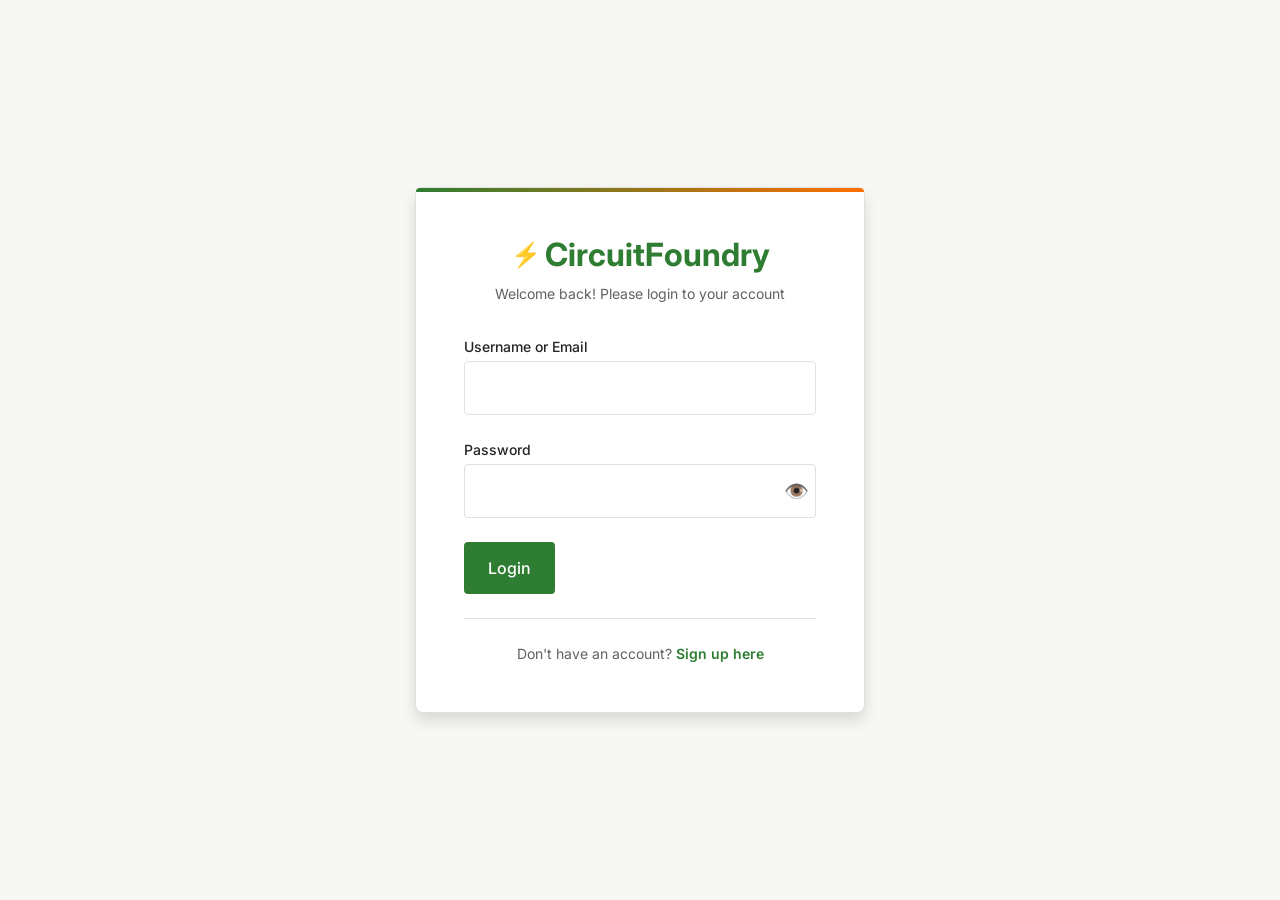
<file: login.html>
<!DOCTYPE html>
<html lang="en">
<head>
    <meta charset="UTF-8">
    <meta name="viewport" content="width=device-width, initial-scale=1.0">
    <title>Login - CircuitFoundry</title>
    <link rel="stylesheet" href="css/style.css">
    <link rel="stylesheet" href="css/responsive.css">
    <link rel="stylesheet" href="css/auth.css">
    <link rel="stylesheet" href="css/animations.css">
    <link rel="preconnect" href="https://fonts.googleapis.com">
    <link rel="preconnect" href="https://fonts.gstatic.com" crossorigin>
    <link href="https://fonts.googleapis.com/css2?family=Inter:wght@300;400;500;600&display=swap" rel="stylesheet">
</head>
<body>
    <div class="auth-container">
        <div class="auth-wrapper">
            <div class="auth-header">
                <h1 class="auth-logo">CircuitFoundry</h1>
                <p class="auth-subtitle">Welcome back! Please login to your account</p>
            </div>
            
            <form class="auth-form" id="login-form">
                <div class="form-group">
                    <label for="login-username" class="form-label">Username or Email</label>
                    <input type="text" id="login-username" name="login-username" class="form-input" required>
                    <span class="error-message" id="login-username-error"></span>
                </div>
                
                <div class="form-group">
                    <label for="login-password" class="form-label">Password</label>
                    <div class="password-input-wrapper">
                        <input type="password" id="login-password" name="login-password" class="form-input" required>
                        <button type="button" class="password-toggle" id="login-password-toggle">
                            <span class="toggle-icon">👁️</span>
                        </button>
                    </div>
                    <span class="error-message" id="login-password-error"></span>
                </div>
                
                <button type="submit" class="btn btn-primary btn-large" id="login-btn">Login</button>
            </form>
            
            <div class="auth-footer">
                <p class="auth-footer-text">Don't have an account? <a href="signup.html" class="auth-link">Sign up here</a></p>
            </div>
        </div>
    </div>
    
    <script src="js/auth.js"></script>
</body>
</html>
</file>
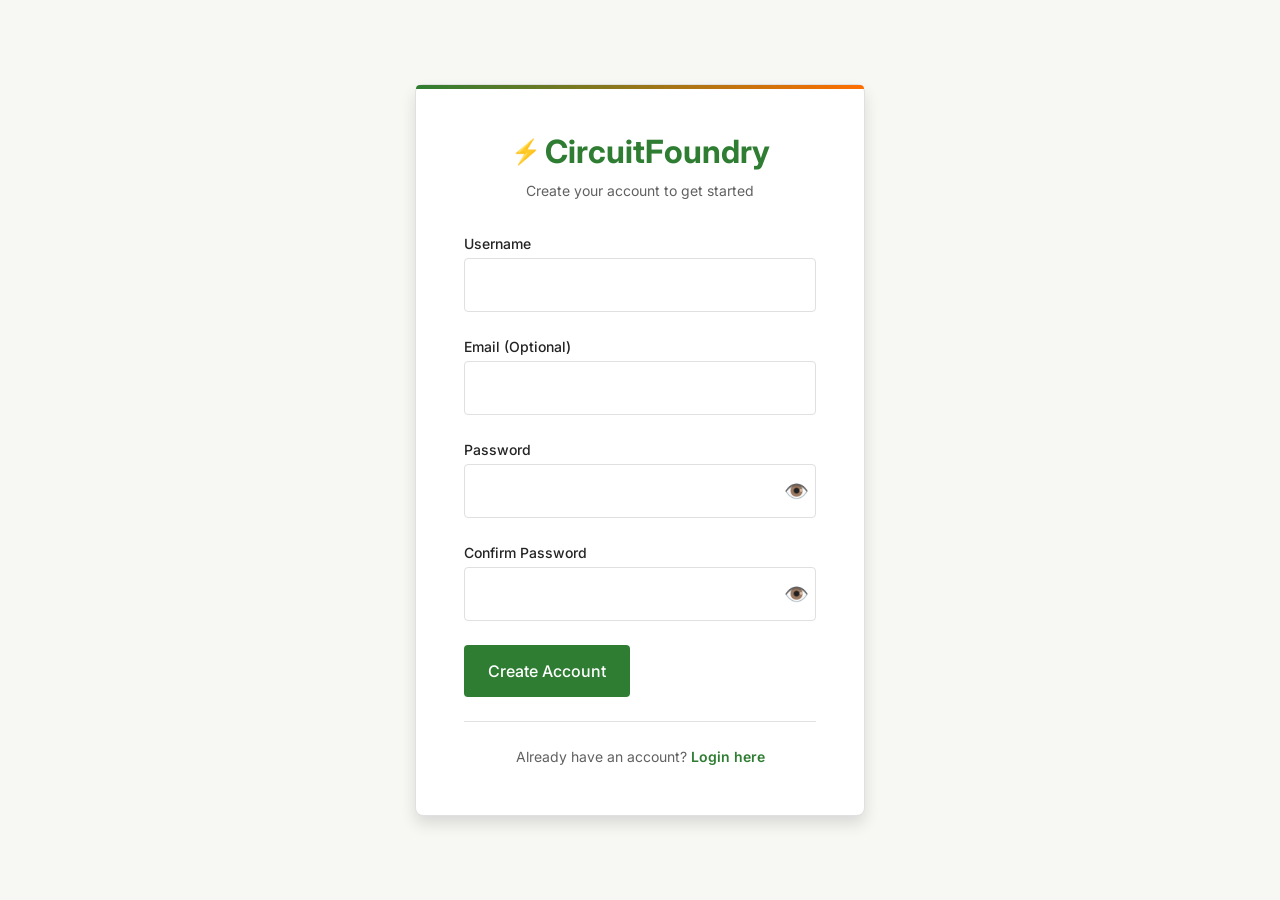
<file: signup.html>
<!DOCTYPE html>
<html lang="en">
<head>
    <meta charset="UTF-8">
    <meta name="viewport" content="width=device-width, initial-scale=1.0">
    <title>Sign Up - CircuitFoundry</title>
    <link rel="stylesheet" href="css/style.css">
    <link rel="stylesheet" href="css/responsive.css">
    <link rel="stylesheet" href="css/auth.css">
    <link rel="stylesheet" href="css/animations.css">
    <link rel="preconnect" href="https://fonts.googleapis.com">
    <link rel="preconnect" href="https://fonts.gstatic.com" crossorigin>
    <link href="https://fonts.googleapis.com/css2?family=Inter:wght@300;400;500;600&display=swap" rel="stylesheet">
</head>
<body>
    <div class="auth-container">
        <div class="auth-wrapper">
            <div class="auth-header">
                <h1 class="auth-logo">CircuitFoundry</h1>
                <p class="auth-subtitle">Create your account to get started</p>
            </div>
            
            <form class="auth-form" id="signup-form">
                <div class="form-group">
                    <label for="username" class="form-label">Username</label>
                    <input type="text" id="username" name="username" class="form-input" required>
                    <span class="error-message" id="username-error"></span>
                </div>
                
                <div class="form-group">
                    <label for="email" class="form-label">Email (Optional)</label>
                    <input type="email" id="email" name="email" class="form-input">
                    <span class="error-message" id="email-error"></span>
                </div>
                
                <div class="form-group">
                    <label for="password" class="form-label">Password</label>
                    <div class="password-input-wrapper">
                        <input type="password" id="password" name="password" class="form-input" required>
                        <button type="button" class="password-toggle" id="password-toggle">
                            <span class="toggle-icon">👁️</span>
                        </button>
                    </div>
                    <span class="error-message" id="password-error"></span>
                </div>
                
                <div class="form-group">
                    <label for="confirm-password" class="form-label">Confirm Password</label>
                    <div class="password-input-wrapper">
                        <input type="password" id="confirm-password" name="confirm-password" class="form-input" required>
                        <button type="button" class="password-toggle" id="confirm-password-toggle">
                            <span class="toggle-icon">👁️</span>
                        </button>
                    </div>
                    <span class="error-message" id="confirm-password-error"></span>
                </div>
                
                <button type="submit" class="btn btn-primary btn-large" id="signup-btn">Create Account</button>
            </form>
            
            <div class="auth-footer">
                <p class="auth-footer-text">Already have an account? <a href="login.html" class="auth-link">Login here</a></p>
            </div>
        </div>
    </div>
    
    <script src="js/auth.js"></script>
</body>
</html>
</file>
<file: css/style.css>
/* CircuitFoundry CSS - Main Stylesheet */
:root {
    --primary-color: #2e7d32;
    --primary-dark: #1b5e20;
    --primary-light: #4caf50;
    --secondary-color: #757575;
    --secondary-dark: #424242;
    --accent-color: #ff6f00;
    --accent-light: #ff9e40;
    --background: #f7f7f4;
    --surface: #ffffff;
    --text-primary: #242424;
    --text-secondary: #616161;
    --border: #e0e0e0;
    --error: #d32f2f;
    --success: #388e3c;
    --warning: #f9a825;
    --info: #1976d2;
    --shadow-sm: 0 1px 3px rgba(0, 0, 0, 0.12);
    --shadow-md: 0 4px 6px rgba(0, 0, 0, 0.12);
    --shadow-lg: 0 8px 15px rgba(0, 0, 0, 0.12);
    --border-radius: 4px;
    --border-radius-lg: 8px;
    --spacing-xs: 4px;
    --spacing-sm: 8px;
    --spacing-md: 16px;
    --spacing-lg: 24px;
    --spacing-xl: 32px;
    --spacing-xxl: 48px;
    --container-width: 1200px;
    --header-height: 70px;
}

/* Reset and base styles */
* {
    margin: 0;
    padding: 0;
    box-sizing: border-box;
}

html {
    font-family: 'Inter', Arial, sans-serif;
    font-size: 16px;
    line-height: 1.5;
    color: var(--text-primary);
    background-color: var(--background);
}

body {
    font-family: inherit;
    line-height: inherit;
    color: inherit;
    background-color: inherit;
    min-height: 100vh;
    display: flex;
    flex-direction: column;
}

/* Container */
.container {
    max-width: var(--container-width);
    margin: 0 auto;
    padding: 0 var(--spacing-md);
}

@media (max-width: 768px) {
    .container {
        padding: 0 var(--spacing-sm);
    }
}

/* Typography */
h1, h2, h3, h4, h5, h6 {
    font-family: 'Inter', Arial, sans-serif;
    font-weight: 600;
    line-height: 1.2;
    color: var(--text-primary);
    margin-bottom: var(--spacing-md);
}

h1 {
    font-size: 2.5rem;
}

h2 {
    font-size: 2rem;
}

h3 {
    font-size: 1.5rem;
}

h4 {
    font-size: 1.25rem;
}

p {
    margin-bottom: var(--spacing-md);
    color: var(--text-secondary);
}

/* Links */
a {
    color: var(--primary-color);
    text-decoration: none;
    transition: color 0.2s ease;
}

a:hover {
    color: var(--primary-dark);
}

/* Buttons */
.btn {
    display: inline-flex;
    align-items: center;
    justify-content: center;
    padding: var(--spacing-sm) var(--spacing-md);
    border: none;
    border-radius: var(--border-radius);
    font-family: inherit;
    font-size: 0.875rem;
    font-weight: 500;
    text-decoration: none;
    cursor: pointer;
    transition: all 0.2s ease;
    white-space: nowrap;
    user-select: none;
}

.btn-primary {
    background-color: var(--primary-color);
    color: white;
}

.btn-primary:hover {
    background-color: var(--primary-dark);
    transform: translateY(-1px);
}

.btn-primary:active {
    transform: translateY(0);
}

.btn-secondary {
    background-color: var(--secondary-color);
    color: white;
}

.btn-secondary:hover {
    background-color: var(--secondary-dark);
    transform: translateY(-1px);
}

.btn-outline {
    background-color: transparent;
    color: var(--primary-color);
    border: 1px solid var(--primary-color);
}

.btn-outline:hover {
    background-color: var(--primary-color);
    color: white;
}

.btn-large {
    padding: var(--spacing-md) var(--spacing-lg);
    font-size: 1rem;
}

.btn-full {
    width: 100%;
}

.btn-danger {
    background-color: var(--error);
    color: white;
}

.btn-danger:hover {
    background-color: #b71c1c;
    transform: translateY(-1px);
}

/* Forms */
.form-group {
    margin-bottom: var(--spacing-md);
}

.form-label {
    display: block;
    margin-bottom: var(--spacing-xs);
    font-weight: 500;
    font-size: 0.875rem;
    color: var(--text-primary);
}

.form-input {
    width: 100%;
    padding: var(--spacing-sm) var(--spacing-md);
    border: 1px solid var(--border);
    border-radius: var(--border-radius);
    font-family: inherit;
    font-size: 0.875rem;
    color: var(--text-primary);
    background-color: var(--surface);
    transition: border-color 0.2s ease, box-shadow 0.2s ease;
}

.form-input:focus {
    outline: none;
    border-color: var(--primary-color);
    box-shadow: 0 0 0 3px rgba(46, 125, 50, 0.1);
}

.form-input::placeholder {
    color: var(--text-secondary);
}

/* Cards */
.card {
    background-color: var(--surface);
    border-radius: var(--border-radius-lg);
    padding: var(--spacing-lg);
    box-shadow: var(--shadow-sm);
    border: 1px solid var(--border);
    transition: transform 0.2s ease, box-shadow 0.2s ease;
}

.card:hover {
    transform: translateY(-2px);
    box-shadow: var(--shadow-md);
}

/* Layout components */
.header {
    background-color: var(--surface);
    border-bottom: 1px solid var(--border);
    height: var(--header-height);
    position: sticky;
    top: 0;
    z-index: 1000;
}

.header-content {
    display: flex;
    align-items: center;
    justify-content: space-between;
    height: 100%;
}

.logo {
    font-size: 1.5rem;
    font-weight: 700;
    color: var(--primary-color);
    margin: 0;
}

.nav {
    display: flex;
}

.nav-list {
    display: flex;
    list-style: none;
    margin: 0;
    padding: 0;
    gap: var(--spacing-md);
}

.nav-link {
    padding: var(--spacing-sm) var(--spacing-md);
    color: var(--text-secondary);
    font-weight: 500;
    border-radius: var(--border-radius);
    transition: all 0.2s ease;
}

.nav-link:hover, .nav-link.active {
    color: var(--primary-color);
    background-color: rgba(46, 125, 50, 0.1);
}

.auth-section, .user-section {
    display: flex;
    align-items: center;
    gap: var(--spacing-sm);
}

.welcome-text {
    color: var(--text-secondary);
    font-size: 0.875rem;
}

#username-display {
    font-weight: 600;
    color: var(--primary-color);
}

.btn-logout {
    background-color: transparent;
    color: var(--error);
    border: 1px solid var(--error);
    font-size: 0.75rem;
    padding: var(--spacing-xs) var(--spacing-sm);
}

.btn-logout:hover {
    background-color: var(--error);
    color: white;
}

.nav-toggle {
    display: none;
    flex-direction: column;
    justify-content: space-between;
    width: 30px;
    height: 21px;
    background: transparent;
    border: none;
    cursor: pointer;
    padding: 0;
}

.hamburger-line {
    width: 100%;
    height: 3px;
    background-color: var(--text-primary);
    transition: all 0.3s ease;
}

/* Main content */
.main-content {
    flex: 1;
    padding: var(--spacing-xxl) 0;
}

.page-header {
    text-align: center;
    margin-bottom: var(--spacing-xxl);
}

.page-title {
    font-size: 2.5rem;
    margin-bottom: var(--spacing-sm);
}

.page-subtitle {
    font-size: 1.125rem;
    color: var(--text-secondary);
    max-width: 600px;
    margin: 0 auto;
}

/* Footer */
.footer {
    background-color: var(--text-primary);
    color: white;
    padding: var(--spacing-xxl) 0 var(--spacing-lg);
    margin-top: auto;
}

.footer-content {
    display: grid;
    grid-template-columns: repeat(3, 1fr);
    gap: var(--spacing-xl);
    margin-bottom: var(--spacing-xl);
}

.footer-title {
    font-size: 1.125rem;
    margin-bottom: var(--spacing-md);
    color: white;
}

.footer-description {
    color: rgba(255, 255, 255, 0.8);
    line-height: 1.6;
}

.footer-links {
    list-style: none;
    padding: 0;
    margin: 0;
}

.footer-links li {
    margin-bottom: var(--spacing-xs);
}

.footer-links a {
    color: rgba(255, 255, 255, 0.8);
}

.footer-links a:hover {
    color: white;
}

.footer-bottom {
    border-top: 1px solid rgba(255, 255, 255, 0.1);
    padding-top: var(--spacing-lg);
    text-align: center;
}

.copyright {
    color: rgba(255, 255, 255, 0.6);
    font-size: 0.875rem;
    margin: 0;
}

/* Utility classes */
.text-center { text-align: center; }
.mb-0 { margin-bottom: 0; }
.mb-sm { margin-bottom: var(--spacing-sm); }
.mb-md { margin-bottom: var(--spacing-md); }
.mb-lg { margin-bottom: var(--spacing-lg); }
.mb-xl { margin-bottom: var(--spacing-xl); }

.mt-sm { margin-top: var(--spacing-sm); }
.mt-md { margin-top: var(--spacing-md); }
.mt-lg { margin-top: var(--spacing-lg); }
.mt-xl { margin-top: var(--spacing-xl); }

.p-0 { padding: 0; }
.p-sm { padding: var(--spacing-sm); }
.p-md { padding: var(--spacing-md); }
.p-lg { padding: var(--spacing-lg); }
.p-xl { padding: var(--spacing-xl); }

.d-none { display: none; }
.d-block { display: block; }

.hidden { visibility: hidden; }

/* Responsive design - will be in separate file */

/* Animations */
.fade-in {
    animation: fadeIn 0.5s ease-in;
}

@keyframes fadeIn {
    from { opacity: 0; }
    to { opacity: 1; }
}

.slide-up {
    animation: slideUp 0.3s ease-out;
}

@keyframes slideUp {
    from {
        opacity: 0;
        transform: translateY(20px);
    }
    to {
        opacity: 1;
        transform: translateY(0);
    }
}

/* Error and success messages */
.error-message {
    color: var(--error);
    font-size: 0.75rem;
    margin-top: var(--spacing-xs);
    display: block;
}

.success-message {
    color: var(--success);
    font-size: 0.875rem;
    padding: var(--spacing-md);
    background-color: rgba(56, 142, 60, 0.1);
    border: 1px solid rgba(56, 142, 60, 0.3);
    border-radius: var(--border-radius);
    margin-bottom: var(--spacing-md);
}

/* Loading states */
.loading {
    display: flex;
    align-items: center;
    justify-content: center;
    padding: var(--spacing-xxl);
}

.loading-spinner {
    width: 40px;
    height: 40px;
    border: 4px solid var(--border);
    border-top-color: var(--primary-color);
    border-radius: 50%;
    animation: spin 1s linear infinite;
}

@keyframes spin {
    to { transform: rotate(360deg); }
}

/* Empty states */
.empty-state {
    text-align: center;
    padding: var(--spacing-xxl);
    color: var(--text-secondary);
}

.empty-icon {
    font-size: 3rem;
    margin-bottom: var(--spacing-md);
    opacity: 0.5;
}

.empty-title {
    font-size: 1.5rem;
    margin-bottom: var(--spacing-sm);
    color: var(--text-primary);
}

/* Modals */
.modal {
    position: fixed;
    top: 0;
    left: 0;
    right: 0;
    bottom: 0;
    background-color: rgba(0, 0, 0, 0.5);
    display: flex;
    align-items: center;
    justify-content: center;
    z-index: 2000;
    opacity: 0;
    visibility: hidden;
    transition: all 0.3s ease;
}

.modal.open {
    opacity: 1;
    visibility: visible;
}

.modal-content {
    background-color: var(--surface);
    border-radius: var(--border-radius-lg);
    padding: var(--spacing-lg);
    max-width: 500px;
    width: 90%;
    max-height: 90vh;
    overflow-y: auto;
    box-shadow: var(--shadow-lg);
}

.modal-header {
    display: flex;
    align-items: center;
    justify-content: space-between;
    margin-bottom: var(--spacing-md);
}

.modal-title {
    font-size: 1.25rem;
    margin: 0;
}

.modal-close {
    background: none;
    border: none;
    font-size: 1.5rem;
    cursor: pointer;
    color: var(--text-secondary);
    padding: var(--spacing-xs);
}

.modal-close:hover {
    color: var(--text-primary);
}

/* Responsive design - will be in separate file */

/* Auth pages specific styles */
.auth-container {
    min-height: 100vh;
    display: flex;
    align-items: center;
    justify-content: center;
    background-color: var(--background);
    padding: var(--spacing-md);
}

.auth-wrapper {
    background-color: var(--surface);
    border-radius: var(--border-radius-lg);
    padding: var(--spacing-xxl);
    box-shadow: var(--shadow-lg);
    border: 1px solid var(--border);
    max-width: 450px;
    width: 100%;
}

.auth-header {
    text-align: center;
    margin-bottom: var(--spacing-xl);
}

.auth-logo {
    font-size: 2rem;
    font-weight: 700;
    color: var(--primary-color);
    margin-bottom: var(--spacing-sm);
}

.auth-subtitle {
    color: var(--text-secondary);
    font-size: 0.875rem;
}

.auth-form {
    margin-bottom: var(--spacing-lg);
}

.password-input-wrapper {
    position: relative;
}

.password-toggle {
    position: absolute;
    right: var(--spacing-xs);
    top: 50%;
    transform: translateY(-50%);
    background: none;
    border: none;
    cursor: pointer;
    padding: var(--spacing-xs);
    color: var(--text-secondary);
}

.password-toggle:hover {
    color: var(--text-primary);
}

.auth-footer {
    text-align: center;
    padding-top: var(--spacing-lg);
    border-top: 1px solid var(--border);
}

.auth-footer-text {
    color: var(--text-secondary);
    font-size: 0.875rem;
    margin: 0;
}

.auth-link {
    font-weight: 600;
}

/* Dashboard styles */
.hero {
    text-align: center;
    padding: var(--spacing-xxl) 0;
}

.hero-title {
    font-size: 3rem;
    margin-bottom: var(--spacing-md);
    color: var(--primary-color);
}

.hero-subtitle {
    font-size: 1.25rem;
    color: var(--text-secondary);
    margin-bottom: var(--spacing-xl);
    max-width: 600px;
    margin-left: auto;
    margin-right: auto;
}

.hero-actions {
    display: flex;
    gap: var(--spacing-md);
    justify-content: center;
    flex-wrap: wrap;
}

.dashboard-grid {
    display: grid;
    grid-template-columns: repeat(auto-fit, minmax(250px, 1fr));
    gap: var(--spacing-lg);
    margin-bottom: var(--spacing-xl);
}

.dashboard-card {
    text-align: center;
    padding: var(--spacing-lg);
}

.card-title {
    font-size: 1rem;
    color: var(--text-secondary);
    margin-bottom: var(--spacing-sm);
    text-transform: uppercase;
    letter-spacing: 0.5px;
}

.card-value {
    font-size: 2.5rem;
    font-weight: 700;
    color: var(--primary-color);
    margin-bottom: var(--spacing-xs);
}

.card-description {
    font-size: 0.875rem;
    color: var(--text-secondary);
    margin: 0;
}

.dashboard-actions {
    display: flex;
    gap: var(--spacing-md);
    justify-content: center;
    flex-wrap: wrap;
}

/* Components page styles */
.components-controls {
    display: flex;
    gap: var(--spacing-md);
    margin-bottom: var(--spacing-xl);
    flex-wrap: wrap;
}

.search-container {
    flex: 1;
    min-width: 250px;
}

.search-input {
    width: 100%;
    padding: var(--spacing-sm) var(--spacing-md);
    border: 1px solid var(--border);
    border-radius: var(--border-radius);
    font-size: 0.875rem;
}

.filter-container {
    display: flex;
    gap: var(--spacing-sm);
    flex-wrap: wrap;
}

.filter-select {
    padding: var(--spacing-sm) var(--spacing-md);
    border: 1px solid var(--border);
    border-radius: var(--border-radius);
    background-color: var(--surface);
    font-size: 0.875rem;
    min-width: 150px;
}

.components-grid {
    display: grid;
    grid-template-columns: repeat(auto-fill, minmax(300px, 1fr));
    gap: var(--spacing-lg);
    margin-bottom: var(--spacing-xl);
}

.component-card {
    cursor: pointer;
    transition: all 0.2s ease;
}

.component-card.selected {
    border-color: var(--primary-color);
    background-color: rgba(46, 125, 50, 0.05);
}

.component-image {
    width: 100%;
    height: 200px;
    object-fit: cover;
    border-radius: var(--border-radius);
    margin-bottom: var(--spacing-md);
}

.component-info {
    flex: 1;
}

.component-name {
    font-size: 1.125rem;
    font-weight: 600;
    margin-bottom: var(--spacing-xs);
}

.component-category {
    font-size: 0.75rem;
    color: var(--primary-color);
    text-transform: uppercase;
    letter-spacing: 0.5px;
    margin-bottom: var(--spacing-sm);
}

.component-description {
    font-size: 0.875rem;
    color: var(--text-secondary);
    margin-bottom: var(--spacing-sm);
}

.component-price {
    font-size: 1rem;
    font-weight: 600;
    color: var(--primary-color);
}

.component-actions {
    margin-top: var(--spacing-md);
    display: flex;
    gap: var(--spacing-sm);
}

/* Project results styles */
.project-card {
    cursor: pointer;
    transition: all 0.2s ease;
}

.project-card.selected {
    border-color: var(--primary-color);
    background-color: rgba(46, 125, 50, 0.05);
}

.project-header {
    display: flex;
    justify-content: space-between;
    align-items: flex-start;
    margin-bottom: var(--spacing-md);
}

.project-title {
    font-size: 1.125rem;
    font-weight: 600;
    margin: 0;
    flex: 1;
}

.project-difficulty {
    padding: var(--spacing-xs) var(--spacing-sm);
    border-radius: var(--border-radius);
    font-size: 0.75rem;
    font-weight: 600;
    text-transform: uppercase;
}

.project-difficulty.beginner {
    background-color: rgba(56, 142, 60, 0.1);
    color: var(--success);
}

.project-difficulty.intermediate {
    background-color: rgba(249, 168, 37, 0.1);
    color: var(--warning);
}

.project-difficulty.advanced {
    background-color: rgba(211, 47, 47, 0.1);
    color: var(--error);
}

.project-meta {
    display: flex;
    gap: var(--spacing-md);
    margin-bottom: var(--spacing-md);
    font-size: 0.875rem;
    color: var(--text-secondary);
}

.project-cost {
    display: flex;
    justify-content: space-between;
    align-items: center;
    margin-bottom: var(--spacing-md);
    padding: var(--spacing-sm);
    background-color: rgba(46, 125, 50, 0.05);
    border-radius: var(--border-radius);
}

.project-total-cost {
    font-weight: 600;
    color: var(--primary-color);
}

.project-missing-cost {
    font-weight: 600;
    color: var(--warning);
}

.project-match-indicator {
    display: inline-block;
    padding: var(--spacing-xs) var(--spacing-sm);
    border-radius: var(--border-radius);
    font-size: 0.75rem;
    font-weight: 600;
    margin-bottom: var(--spacing-sm);
}

.project-match-indicator.match {
    background-color: rgba(56, 142, 60, 0.1);
    color: var(--success);
}

.project-match-indicator.exceeds-budget {
    background-color: rgba(211, 47, 47, 0.1);
    color: var(--error);
}

.project-components-summary {
    margin-bottom: var(--spacing-md);
}

.components-owned {
    margin-bottom: var(--spacing-xs);
    font-size: 0.875rem;
}

.components-missing {
    margin-bottom: var(--spacing-xs);
    font-size: 0.875rem;
}

.budget-remaining {
    font-weight: 600;
    padding: var(--spacing-xs) var(--spacing-sm);
    border-radius: var(--border-radius);
    display: inline-block;
    margin-top: var(--spacing-xs);
}

.budget-remaining.positive {
    background-color: rgba(56, 142, 60, 0.1);
    color: var(--success);
}

.budget-remaining.negative {
    background-color: rgba(211, 47, 47, 0.1);
    color: var(--error);
}

/* Inventory styles */
.inventory-controls {
    display: flex;
    justify-content: space-between;
    align-items: center;
    margin-bottom: var(--spacing-lg);
    flex-wrap: wrap;
    gap: var(--spacing-md);
}

.inventory-search {
    flex: 1;
    min-width: 250px;
}

.inventory-actions {
    display: flex;
    gap: var(--spacing-sm);
}

.inventory-content {
    display: flex;
    gap: var(--spacing-lg);
    min-height: 600px;
}

.inventory-sidebar {
    width: 250px;
    background-color: var(--surface);
    border-radius: var(--border-radius-lg);
    padding: var(--spacing-lg);
    border: 1px solid var(--border);
    height: fit-content;
}

.sidebar-title {
    font-size: 1rem;
    margin-bottom: var(--spacing-md);
    color: var(--text-primary);
}

.category-list {
    list-style: none;
    padding: 0;
    margin: 0;
}

.category-item {
    padding: var(--spacing-sm) var(--spacing-md);
    border-radius: var(--border-radius);
    cursor: pointer;
    transition: all 0.2s ease;
    margin-bottom: var(--spacing-xs);
}

.category-item:hover {
    background-color: rgba(46, 125, 50, 0.1);
}

.category-item.active {
    background-color: var(--primary-color);
    color: white;
}

.availability-filters {
    display: flex;
    flex-direction: column;
    gap: var(--spacing-sm);
}

.checkbox-label {
    display: flex;
    align-items: center;
    gap: var(--spacing-xs);
    font-size: 0.875rem;
    cursor: pointer;
}

.checkbox-label input[type="checkbox"] {
    margin: 0;
}

.inventory-main {
    flex: 1;
    min-width: 0;
}

.inventory-header {
    display: flex;
    justify-content: space-between;
    align-items: center;
    margin-bottom: var(--spacing-md);
    flex-wrap: wrap;
    gap: var(--spacing-md);
}

.inventory-title {
    font-size: 1.25rem;
    margin: 0;
}

.inventory-stats {
    display: flex;
    gap: var(--spacing-lg);
}

.stat-item {
    text-align: center;
}

.stat-value {
    display: block;
    font-size: 1.25rem;
    font-weight: 600;
    color: var(--primary-color);
}

.stat-label {
    font-size: 0.75rem;
    color: var(--text-secondary);
    text-transform: uppercase;
    letter-spacing: 0.5px;
}

.inventory-table-container {
    background-color: var(--surface);
    border-radius: var(--border-radius-lg);
    border: 1px solid var(--border);
    overflow: hidden;
}

.inventory-table {
    width: 100%;
    border-collapse: collapse;
    font-size: 0.875rem;
}

.inventory-table th {
    background-color: rgba(46, 125, 50, 0.05);
    padding: var(--spacing-md);
    text-align: left;
    font-weight: 600;
    color: var(--text-primary);
    border-bottom: 1px solid var(--border);
}

.inventory-table td {
    padding: var(--spacing-md);
    border-bottom: 1px solid var(--border);
}

.inventory-table tr:hover {
    background-color: rgba(46, 125, 50, 0.05);
}

.status-available {
    color: var(--success);
    font-weight: 600;
}

.status-partial {
    color: var(--warning);
    font-weight: 600;
}

.status-unavailable {
    color: var(--error);
    font-weight: 600;
}

.empty-row {
    text-align: center;
    color: var(--text-secondary);
    font-style: italic;
}

/* Modal styles */
.modal {
    position: fixed;
    top: 0;
    left: 0;
    right: 0;
    bottom: 0;
    background-color: rgba(0, 0, 0, 0.5);
    display: flex;
    align-items: center;
    justify-content: center;
    z-index: 2000;
    opacity: 0;
    visibility: hidden;
    transition: all 0.3s ease;
}

.modal.open {
    opacity: 1;
    visibility: visible;
}

.modal-content {
    background-color: var(--surface);
    border-radius: var(--border-radius-lg);
    padding: var(--spacing-lg);
    max-width: 500px;
    width: 90%;
    max-height: 90vh;
    overflow-y: auto;
    box-shadow: var(--shadow-lg);
}

.modal-header {
    display: flex;
    align-items: center;
    justify-content: space-between;
    margin-bottom: var(--spacing-md);
}

.modal-title {
    font-size: 1.25rem;
    margin: 0;
}

.modal-close {
    background: none;
    border: none;
    font-size: 1.5rem;
    cursor: pointer;
    color: var(--text-secondary);
    padding: var(--spacing-xs);
}

.modal-close:hover {
    color: var(--text-primary);
}

/* Profile page styles */
.profile-layout {
    display: grid;
    grid-template-columns: 300px 1fr;
    gap: var(--spacing-lg);
    margin-bottom: var(--spacing-xxl);
}

.profile-sidebar {
    display: flex;
    flex-direction: column;
    gap: var(--spacing-lg);
}

.profile-card {
    text-align: center;
    padding: var(--spacing-lg);
}

.profile-avatar {
    margin-bottom: var(--spacing-md);
}

.avatar-placeholder {
    width: 80px;
    height: 80px;
    background-color: var(--primary-color);
    color: white;
    border-radius: 50%;
    display: flex;
    align-items: center;
    justify-content: center;
    font-size: 1.5rem;
    font-weight: 600;
    margin: 0 auto var(--spacing-md);
}

.profile-name {
    font-size: 1.25rem;
    margin-bottom: var(--spacing-xs);
}

.profile-email {
    color: var(--text-secondary);
    margin-bottom: var(--spacing-lg);
}

.profile-stats {
    display: grid;
    grid-template-columns: 1fr;
    gap: var(--spacing-md);
}

.profile-stats .stat-item {
    text-align: center;
    padding: var(--spacing-md);
    background-color: rgba(46, 125, 50, 0.05);
    border-radius: var(--border-radius);
}

.profile-stats .stat-value {
    display: block;
    font-size: 1.5rem;
    font-weight: 600;
    color: var(--primary-color);
}

.profile-stats .stat-label {
    font-size: 0.75rem;
    color: var(--text-secondary);
    text-transform: uppercase;
    letter-spacing: 0.5px;
}

.profile-actions {
    display: flex;
    flex-direction: column;
    gap: var(--spacing-sm);
}

.profile-tabs {
    background-color: var(--surface);
    border-radius: var(--border-radius-lg);
    border: 1px solid var(--border);
    overflow: hidden;
}

.tab-header {
    display: flex;
    background-color: rgba(46, 125, 50, 0.05);
    border-bottom: 1px solid var(--border);
}

.tab-btn {
    flex: 1;
    padding: var(--spacing-md);
    background: none;
    border: none;
    cursor: pointer;
    font-size: 0.875rem;
    font-weight: 500;
    color: var(--text-secondary);
    transition: all 0.2s ease;
    border-bottom: 2px solid transparent;
}

.tab-btn:hover {
    color: var(--text-primary);
    background-color: rgba(46, 125, 50, 0.1);
}

.tab-btn.active {
    color: var(--primary-color);
    border-bottom-color: var(--primary-color);
}

.tab-content {
    padding: var(--spacing-lg);
    display: none;
}

.tab-content.active {
    display: block;
}

.tab-title {
    font-size: 1.25rem;
    margin-bottom: var(--spacing-lg);
}

.profile-form {
    max-width: 500px;
}

/* Saved projects styles */
.saved-projects-controls {
    display: flex;
    justify-content: space-between;
    align-items: center;
    margin-bottom: var(--spacing-lg);
    flex-wrap: wrap;
    gap: var(--spacing-md);
}

.view-toggle {
    display: flex;
    gap: var(--spacing-xs);
}

.view-toggle .btn {
    padding: var(--spacing-xs) var(--spacing-sm);
    font-size: 0.75rem;
}

.saved-projects-grid {
    display: grid;
    grid-template-columns: repeat(auto-fill, minmax(300px, 1fr));
    gap: var(--spacing-lg);
    margin-bottom: var(--spacing-xl);
}

.saved-projects-list {
    display: none;
}

.saved-project-item {
    background-color: var(--surface);
    border-radius: var(--border-radius-lg);
    padding: var(--spacing-lg);
    border: 1px solid var(--border);
    margin-bottom: var(--spacing-md);
    cursor: pointer;
    transition: all 0.2s ease;
}

.saved-project-item:hover {
    transform: translateY(-2px);
    box-shadow: var(--shadow-md);
}

.saved-project-item.selected {
    border-color: var(--primary-color);
    background-color: rgba(46, 125, 50, 0.05);
}

.saved-project-header {
    display: flex;
    justify-content: space-between;
    align-items: flex-start;
    margin-bottom: var(--spacing-sm);
}

.saved-project-title {
    font-size: 1.125rem;
    font-weight: 600;
    margin: 0;
    flex: 1;
}

.saved-project-category {
    font-size: 0.75rem;
    color: var(--text-secondary);
    margin-bottom: var(--spacing-sm);
}

.saved-project-meta {
    display: flex;
    gap: var(--spacing-md);
    font-size: 0.875rem;
    color: var(--text-secondary);
    margin-bottom: var(--spacing-sm);
}

.saved-project-actions {
    margin-top: var(--spacing-md);
    display: flex;
    gap: var(--spacing-sm);
}

/* Project finder controls */
.project-finder-controls {
    background-color: var(--surface);
    border-radius: var(--border-radius-lg);
    padding: var(--spacing-lg);
    border: 1px solid var(--border);
    margin-bottom: var(--spacing-xl);
}

.budget-section {
    margin-bottom: var(--spacing-lg);
}

.budget-input-group {
    display: flex;
    align-items: center;
    margin-top: var(--spacing-sm);
    max-width: 200px;
}

.currency-symbol {
    font-size: 1.125rem;
    font-weight: 600;
    color: var(--text-primary);
    margin-right: var(--spacing-xs);
}

.budget-input {
    font-size: 1.125rem;
    font-weight: 600;
    text-align: center;
}

.filters-section {
    margin-bottom: var(--spacing-lg);
}

.filter-group {
    margin-bottom: var(--spacing-md);
}

.filter-group label {
    display: block;
    font-size: 0.875rem;
    font-weight: 500;
    margin-bottom: var(--spacing-xs);
    color: var(--text-secondary);
}

.filter-select {
    width: 100%;
    padding: var(--spacing-sm) var(--spacing-md);
    border: 1px solid var(--border);
    border-radius: var(--border-radius);
    background-color: var(--surface);
    font-size: 0.875rem;
}

.inventory-section {
    background-color: var(--surface);
    border-radius: var(--border-radius-lg);
    padding: var(--spacing-lg);
    border: 1px solid var(--border);
    margin-bottom: var(--spacing-xl);
}

.inventory-controls {
    display: flex;
    gap: var(--spacing-md);
    margin-bottom: var(--spacing-md);
    flex-wrap: wrap;
}

.inventory-list {
    max-height: 400px;
    overflow-y: auto;
    border: 1px solid var(--border);
    border-radius: var(--border-radius);
    padding: var(--spacing-md);
}

.inventory-item {
    display: flex;
    justify-content: space-between;
    align-items: center;
    padding: var(--spacing-sm);
    border-bottom: 1px solid var(--border);
}

.inventory-item:last-child {
    border-bottom: none;
}

.inventory-item.selected {
    background-color: rgba(46, 125, 50, 0.05);
    border-left: 3px solid var(--primary-color);
}

.inventory-item-info {
    flex: 1;
}

.inventory-item-name {
    font-weight: 600;
    font-size: 0.875rem;
    margin-bottom: var(--spacing-xs);
}

.inventory-item-details {
    font-size: 0.75rem;
    color: var(--text-secondary);
}

.inventory-quantity {
    margin: 0 var(--spacing-md);
    text-align: center;
    min-width: 80px;
}

.quantity-control {
    display: flex;
    align-items: center;
    justify-content: center;
    gap: var(--spacing-xs);
}

.quantity-btn {
    width: 24px;
    height: 24px;
    border: 1px solid var(--border);
    background-color: var(--surface);
    border-radius: var(--border-radius);
    cursor: pointer;
    font-size: 0.75rem;
}

.quantity-btn:hover {
    background-color: rgba(46, 125, 50, 0.1);
}

.inventory-status {
    margin: 0 var(--spacing-md);
    min-width: 80px;
    text-align: center;
}

.status-select {
    padding: var(--spacing-xs) var(--spacing-sm);
    border: 1px solid var(--border);
    border-radius: var(--border-radius);
    font-size: 0.75rem;
    background-color: var(--surface);
}

.inventory-actions {
    margin-top: var(--spacing-md);
    display: flex;
    gap: var(--spacing-sm);
}

/* Responsive design */
@media (max-width: 1200px) {
    .container {
        max-width: 100%;
    }
}

@media (max-width: 992px) {
    .profile-layout {
        grid-template-columns: 1fr;
    }
    
    .footer-content {
        grid-template-columns: repeat(2, 1fr);
    }
}

@media (max-width: 768px) {
    h1 { font-size: 2rem; }
    h2 { font-size: 1.75rem; }
    h3 { font-size: 1.375rem; }
    
    .nav {
        position: fixed;
        top: var(--header-height);
        left: 0;
        right: 0;
        background-color: var(--surface);
        border-bottom: 1px solid var(--border);
        transform: translateY(-100%);
        transition: transform 0.3s ease;
        z-index: 999;
    }
    
    .nav.open {
        transform: translateY(0);
    }
    
    .nav-list {
        flex-direction: column;
        padding: var(--spacing-md);
        gap: var(--spacing-xs);
    }
    
    .nav-link {
        padding: var(--spacing-md);
        display: block;
    }
    
    .nav-toggle {
        display: flex;
    }
    
    .auth-section, .user-section {
        display: none;
    }
    
    .components-controls, .filter-container {
        flex-direction: column;
        align-items: stretch;
    }
    
    .components-grid {
        grid-template-columns: repeat(auto-fill, minmax(250px, 1fr));
    }
    
    .project-finder-controls {
        padding: var(--spacing-md);
    }
    
    .inventory-content {
        flex-direction: column;
    }
    
    .inventory-sidebar {
        width: 100%;
    }
    
    .inventory-stats {
        justify-content: center;
        margin-top: var(--spacing-md);
    }
    
    .inventory-table {
        font-size: 0.75rem;
    }
    
    .inventory-table th,
    .inventory-table td {
        padding: var(--spacing-sm);
    }
    
    .profile-stats {
        grid-template-columns: repeat(3, 1fr);
    }
    
    .footer-content {
        grid-template-columns: 1fr;
        text-align: center;
    }
    
    .footer-section {
        margin-bottom: var(--spacing-lg);
    }
    
    .hero-actions {
        flex-direction: column;
        align-items: center;
    }
    
    .saved-projects-controls {
        flex-direction: column;
        align-items: stretch;
    }
    
    .view-toggle {
        justify-content: center;
        margin-top: var(--spacing-md);
    }
}

@media (max-width: 480px) {
    .components-grid {
        grid-template-columns: 1fr;
    }
    
    .dashboard-grid {
        grid-template-columns: 1fr;
    }
    
    .profile-stats {
        grid-template-columns: 1fr;
    }
    
    .saved-projects-grid {
        grid-template-columns: 1fr;
    }
    
    .inventory-table {
        font-size: 0.7rem;
    }
    
    .inventory-table th,
    .inventory-table td {
        padding: var(--spacing-xs);
    }
}
</file>
<file: css/responsive.css>
/* CircuitFoundry Responsive CSS */

/* Tablet styles */
@media (max-width: 768px) {
    :root {
        --spacing-md: 12px;
        --spacing-lg: 20px;
        --spacing-xl: 32px;
        --spacing-xxl: 48px;
    }
    
    .nav {
        position: fixed;
        top: var(--header-height);
        left: 0;
        right: 0;
        background-color: var(--surface);
        border-bottom: 1px solid var(--border);
        transform: translateY(-100%);
        transition: transform 0.3s ease;
        z-index: 999;
        max-height: calc(100vh - var(--header-height));
        overflow-y: auto;
    }
    
    .nav.open {
        transform: translateY(0);
    }
    
    .nav-list {
        flex-direction: column;
        padding: var(--spacing-md);
        gap: var(--spacing-xs);
    }
    
    .nav-link {
        padding: var(--spacing-md);
        display: block;
        font-size: 1rem;
    }
    
    .nav-toggle {
        display: flex;
    }
    
    .auth-section, .user-section {
        display: none;
    }
    
    .components-controls, .filter-container {
        flex-direction: column;
        align-items: stretch;
    }
    
    .components-grid {
        grid-template-columns: repeat(auto-fill, minmax(250px, 1fr));
    }
    
    .project-finder-controls {
        padding: var(--spacing-md);
    }
    
    .inventory-content {
        flex-direction: column;
    }
    
    .inventory-sidebar {
        width: 100%;
    }
    
    .inventory-stats {
        justify-content: center;
        margin-top: var(--spacing-md);
    }
    
    .inventory-table {
        font-size: 0.75rem;
    }
    
    .inventory-table th,
    .inventory-table td {
        padding: var(--spacing-sm);
    }
    
    .profile-stats {
        grid-template-columns: repeat(3, 1fr);
    }
    
    .footer-content {
        grid-template-columns: 1fr;
        text-align: center;
    }
    
    .footer-section {
        margin-bottom: var(--spacing-lg);
    }
    
    .hero-actions {
        flex-direction: column;
        align-items: center;
    }
    
    .saved-projects-controls {
        flex-direction: column;
        align-items: stretch;
    }
    
    .view-toggle {
        justify-content: center;
        margin-top: var(--spacing-md);
    }
    
    /* Form elements on mobile */
    .form-input, .filter-select {
        font-size: 16px; /* Prevents zoom on iOS */
    }
    
    /* Button sizing on mobile */
    .btn {
        padding: var(--spacing-sm) var(--spacing-md);
        font-size: 0.875rem;
    }
    
    .btn-large {
        padding: var(--spacing-md) var(--spacing-lg);
        font-size: 1rem;
    }
    
    /* Card layouts on mobile */
    .card {
        padding: var(--spacing-md);
    }
    
    /* Table responsive behavior */
    .inventory-table {
        display: block;
        overflow-x: auto;
        white-space: nowrap;
    }
    
    /* Component cards on mobile */
    .component-card {
        padding: var(--spacing-md);
    }
    
    .component-image {
        height: 150px;
    }
    
    /* Project cards on mobile */
    .project-card {
        padding: var(--spacing-md);
    }
    
    .project-header {
        flex-direction: column;
        gap: var(--spacing-sm);
    }
    
    /* Inventory items on mobile */
    .inventory-item {
        flex-direction: column;
        align-items: flex-start;
        gap: var(--spacing-sm);
    }
    
    .inventory-quantity, .inventory-status {
        margin: 0;
        width: 100%;
        text-align: left;
    }
    
    /* Modal adjustments */
    .modal-content {
        width: 95%;
        margin: var(--spacing-md);
        max-height: 85vh;
    }
    
    /* Authentication pages */
    .auth-wrapper {
        padding: var(--spacing-lg);
        margin: var(--spacing-md);
    }
    
    /* Dashboard adjustments */
    .dashboard-grid {
        grid-template-columns: 1fr;
    }
    
    /* Profile page adjustments */
    .profile-layout {
        grid-template-columns: 1fr;
    }
    
    .profile-stats {
        grid-template-columns: repeat(3, 1fr);
    }
    
    /* Search and filter adjustments */
    .search-container {
        min-width: auto;
        width: 100%;
    }
    
    .filter-container {
        width: 100%;
    }
    
    .filter-select {
        min-width: auto;
        width: 100%;
    }
    
    /* Project finder specific mobile styles */
    .project-finder-controls {
        padding: var(--spacing-md);
    }
    
    .budget-section {
        margin-bottom: var(--spacing-md);
    }
    
    .filters-section {
        margin-bottom: var(--spacing-md);
    }
    
    /* Saved projects adjustments */
    .saved-projects-grid {
        grid-template-columns: 1fr;
    }
    
    /* Utility adjustments for mobile */
    .hidden-mobile {
        display: none;
    }
    
    .visible-mobile {
        display: block;
    }
    
    /* Touch-friendly targets */
    .nav-toggle, .btn, .tab-btn, .quantity-btn, .password-toggle {
        min-height: 44px;
        min-width: 44px;
    }
    
    /* Form spacing on mobile */
    .form-group {
        margin-bottom: var(--spacing-md);
    }
    
    /* Text sizing on mobile */
    .page-title {
        font-size: 1.75rem;
        text-align: center;
    }
    
    .page-subtitle {
        font-size: 1rem;
        text-align: center;
    }
    
    /* Hero section on mobile */
    .hero {
        padding: var(--spacing-xl) 0;
        text-align: center;
    }
    
    .hero-title {
        font-size: 2rem;
    }
    
    .hero-subtitle {
        font-size: 1.125rem;
        margin-bottom: var(--spacing-lg);
    }
    
    /* Footer on mobile */
    .footer {
        padding: var(--spacing-xxl) 0 var(--spacing-lg);
    }
    
    .footer-content {
        grid-template-columns: 1fr;
    }
    
    /* Spacing utilities */
    .mb-lg-mobile { margin-bottom: var(--spacing-lg); }
    .mt-lg-mobile { margin-top: var(--spacing-lg); }
    
    /* Table of contents for mobile */
    .table-of-contents {
        background-color: var(--surface);
        border-radius: var(--border-radius-lg);
        padding: var(--spacing-md);
        margin-bottom: var(--spacing-lg);
        border: 1px solid var(--border);
    }
    
    .table-of-contents h3 {
        font-size: 1.125rem;
        margin-bottom: var(--spacing-md);
    }
    
    .table-of-contents ul {
        list-style: none;
        padding: 0;
    }
    
    .table-of-contents li {
        margin-bottom: var(--spacing-xs);
        padding-left: var(--spacing-md);
        position: relative;
    }
    
    .table-of-contents li:before {
        content: "•";
        position: absolute;
        left: 0;
        color: var(--primary-color);
    }
    
    /* Code blocks on mobile */
    .code-block {
        padding: var(--spacing-sm);
        font-size: 0.75rem;
        overflow-x: auto;
    }
    
    /* Image optimization for mobile */
    .responsive-image {
        max-width: 100%;
        height: auto;
        border-radius: var(--border-radius);
    }
}

/* Small mobile devices */
@media (max-width: 480px) {
    :root {
        --spacing-md: 10px;
        --spacing-lg: 16px;
        --spacing-xl: 24px;
        --spacing-xxl: 36px;
    }
    
    .components-grid {
        grid-template-columns: 1fr;
    }
    
    .dashboard-grid {
        grid-template-columns: 1fr;
    }
    
    .profile-stats {
        grid-template-columns: 1fr;
    }
    
    .saved-projects-grid {
        grid-template-columns: 1fr;
    }
    
    .inventory-table {
        font-size: 0.7rem;
    }
    
    .inventory-table th,
    .inventory-table td {
        padding: var(--spacing-xs);
    }
    
    .card {
        padding: var(--spacing-sm);
    }
    
    .btn {
        padding: var(--spacing-xs) var(--spacing-sm);
        font-size: 0.75rem;
    }
    
    .hero-title {
        font-size: 1.75rem;
    }
    
    .page-title {
        font-size: 1.5rem;
    }
    
    .auth-wrapper {
        padding: var(--spacing-md);
        margin: var(--spacing-sm);
    }
    
    .nav-list {
        padding: var(--spacing-sm);
    }
    
    .nav-link {
        padding: var(--spacing-sm);
        font-size: 0.875rem;
    }
}

/* Large screens */
@media (min-width: 1400px) {
    .container {
        max-width: 1400px;
    }
    
    .components-grid {
        grid-template-columns: repeat(auto-fill, minmax(350px, 1fr));
    }
    
    .profile-layout {
        grid-template-columns: 350px 1fr;
    }
}

/* Print styles */
@media print {
    .header, .footer, .nav, .auth-section, .btn, .nav-toggle {
        display: none;
    }
    
    .main-content {
        padding: 0;
    }
    
    .card {
        border: 1px solid var(--border);
        page-break-inside: avoid;
    }
    
    body {
        background-color: white;
        color: black;
        font-size: 12pt;
        line-height: 1.4;
    }
    
    a {
        color: var(--primary-color);
        text-decoration: underline;
    }
    
    @page {
        margin: 2cm;
    }
}
</file>
<file: css/auth.css>
/* CircuitFoundry Auth CSS */

.auth-container {
    min-height: 100vh;
    display: flex;
    align-items: center;
    justify-content: center;
    background-color: var(--background);
    padding: var(--spacing-md);
}

.auth-wrapper {
    background-color: var(--surface);
    border-radius: var(--border-radius-lg);
    padding: var(--spacing-xxl);
    box-shadow: var(--shadow-lg);
    border: 1px solid var(--border);
    max-width: 450px;
    width: 100%;
    position: relative;
}

.auth-wrapper::before {
    content: '';
    position: absolute;
    top: 0;
    left: 0;
    right: 0;
    height: 4px;
    background: linear-gradient(90deg, var(--primary-color), var(--accent-color));
    border-radius: var(--border-radius-lg) var(--border-radius-lg) 0 0;
}

.auth-header {
    text-align: center;
    margin-bottom: var(--spacing-xl);
}

.auth-logo {
    font-size: 2rem;
    font-weight: 700;
    color: var(--primary-color);
    margin-bottom: var(--spacing-sm);
    display: flex;
    align-items: center;
    justify-content: center;
    gap: var(--spacing-xs);
}

.auth-logo::before {
    content: '⚡';
    font-size: 1.5rem;
}

.auth-subtitle {
    color: var(--text-secondary);
    font-size: 0.875rem;
    margin: 0;
}

.auth-form {
    margin-bottom: var(--spacing-lg);
}

.auth-form .form-group {
    margin-bottom: var(--spacing-lg);
}

.auth-form .form-input {
    padding: var(--spacing-md);
    font-size: 1rem;
    border-radius: var(--border-radius);
    background-color: var(--surface);
}

.auth-form .form-input:focus {
    border-color: var(--primary-color);
    box-shadow: 0 0 0 3px rgba(46, 125, 50, 0.1);
}

.password-input-wrapper {
    position: relative;
    display: flex;
    align-items: center;
}

.password-input-wrapper .form-input {
    padding-right: 3rem;
}

.password-toggle {
    position: absolute;
    right: var(--spacing-xs);
    background: none;
    border: none;
    cursor: pointer;
    padding: var(--spacing-xs);
    color: var(--text-secondary);
    display: flex;
    align-items: center;
    justify-content: center;
    width: 2rem;
    height: 2rem;
    border-radius: var(--border-radius);
    transition: all 0.2s ease;
}

.password-toggle:hover {
    color: var(--text-primary);
    background-color: rgba(46, 125, 50, 0.1);
}

.password-toggle .toggle-icon {
    font-size: 1.25rem;
}

.auth-btn {
    width: 100%;
    padding: var(--spacing-md);
    font-size: 1rem;
    font-weight: 600;
    margin-top: var(--spacing-md);
}

.auth-footer {
    text-align: center;
    padding-top: var(--spacing-lg);
    border-top: 1px solid var(--border);
}

.auth-footer-text {
    color: var(--text-secondary);
    font-size: 0.875rem;
    margin: 0;
}

.auth-link {
    font-weight: 600;
    color: var(--primary-color);
    text-decoration: none;
    transition: color 0.2s ease;
}

.auth-link:hover {
    color: var(--primary-dark);
    text-decoration: underline;
}

/* Error and success messages */
.error-message {
    color: var(--error);
    font-size: 0.75rem;
    margin-top: var(--spacing-xs);
    display: block;
    font-weight: 500;
}

.success-message {
    background-color: rgba(56, 142, 60, 0.1);
    border: 1px solid rgba(56, 142, 60, 0.3);
    border-radius: var(--border-radius);
    padding: var(--spacing-md);
    margin-bottom: var(--spacing-lg);
    color: var(--success);
    font-size: 0.875rem;
    display: flex;
    align-items: center;
    gap: var(--spacing-sm);
}

.success-message::before {
    content: '✓';
    font-weight: 600;
}

/* Loading state for auth */
.auth-btn.loading {
    position: relative;
    pointer-events: none;
    opacity: 0.7;
}

.auth-btn.loading::after {
    content: '';
    position: absolute;
    top: 50%;
    left: 50%;
    transform: translate(-50%, -50%);
    width: 20px;
    height: 20px;
    border: 2px solid rgba(255, 255, 255, 0.3);
    border-top-color: white;
    border-radius: 50%;
    animation: spin 1s linear infinite;
}

@keyframes spin {
    to { transform: translate(-50%, -50%) rotate(360deg); }
}

/* Form validation styles */
.form-input.invalid {
    border-color: var(--error);
    background-color: rgba(211, 47, 47, 0.05);
}

.form-input.valid {
    border-color: var(--success);
    background-color: rgba(56, 142, 60, 0.05);
}

/* Password strength indicator */
.password-strength {
    margin-top: var(--spacing-xs);
    height: 4px;
    background-color: var(--border);
    border-radius: 2px;
    overflow: hidden;
    transition: all 0.3s ease;
}

.password-strength-bar {
    height: 100%;
    width: 0;
    background-color: var(--error);
    transition: all 0.3s ease;
}

.password-strength-bar.weak {
    width: 33%;
    background-color: var(--error);
}

.password-strength-bar.medium {
    width: 66%;
    background-color: var(--warning);
}

.password-strength-bar.strong {
    width: 100%;
    background-color: var(--success);
}

.password-strength-text {
    font-size: 0.75rem;
    margin-top: var(--spacing-xs);
    display: block;
    font-weight: 500;
}

.password-strength-text.weak {
    color: var(--error);
}

.password-strength-text.medium {
    color: var(--warning);
}

.password-strength-text.strong {
    color: var(--success);
}

/* Remember me and forgot password */
.auth-options {
    display: flex;
    justify-content: space-between;
    align-items: center;
    margin-bottom: var(--spacing-lg);
    font-size: 0.875rem;
}

.remember-me {
    display: flex;
    align-items: center;
    gap: var(--spacing-xs);
    cursor: pointer;
}

.remember-me input[type="checkbox"] {
    margin: 0;
    width: 1rem;
    height: 1rem;
}

.forgot-password {
    color: var(--primary-color);
    text-decoration: none;
}

.forgot-password:hover {
    text-decoration: underline;
}

/* Social login options */
.social-login {
    margin-top: var(--spacing-lg);
    padding-top: var(--spacing-lg);
    border-top: 1px solid var(--border);
}

.social-login-title {
    text-align: center;
    color: var(--text-secondary);
    font-size: 0.875rem;
    margin-bottom: var(--spacing-md);
    position: relative;
}

.social-login-title::before, .social-login-title::after {
    content: '';
    position: absolute;
    top: 50%;
    width: 40%;
    height: 1px;
    background-color: var(--border);
}

.social-login-title::before {
    left: 0;
}

.social-login-title::after {
    right: 0;
}

.social-login-buttons {
    display: flex;
    gap: var(--spacing-sm);
}

.social-login-btn {
    flex: 1;
    display: flex;
    align-items: center;
    justify-content: center;
    gap: var(--spacing-xs);
    padding: var(--spacing-sm);
    background-color: var(--surface);
    border: 1px solid var(--border);
    border-radius: var(--border-radius);
    color: var(--text-primary);
    font-size: 0.875rem;
    cursor: pointer;
    transition: all 0.2s ease;
}

.social-login-btn:hover {
    background-color: var(--background);
    border-color: var(--primary-color);
}

.social-login-btn:disabled {
    opacity: 0.5;
    cursor: not-allowed;
}

.social-login-icon {
    width: 20px;
    height: 20px;
    display: flex;
    align-items: center;
    justify-content: center;
}

/* Terms and conditions */
.terms-checkbox {
    margin-top: var(--spacing-md);
}

.terms-link {
    color: var(--primary-color);
    text-decoration: none;
}

.terms-link:hover {
    text-decoration: underline;
}

/* Alert messages */
.alert {
    padding: var(--spacing-md);
    border-radius: var(--border-radius);
    margin-bottom: var(--spacing-md);
    font-size: 0.875rem;
    display: flex;
    align-items: center;
    gap: var(--spacing-sm);
}

.alert-error {
    background-color: rgba(211, 47, 47, 0.1);
    border: 1px solid rgba(211, 47, 47, 0.3);
    color: var(--error);
}

.alert-success {
    background-color: rgba(56, 142, 60, 0.1);
    border: 1px solid rgba(56, 142, 60, 0.3);
    color: var(--success);
}

.alert-warning {
    background-color: rgba(249, 168, 37, 0.1);
    border: 1px solid rgba(249, 168, 37, 0.3);
    color: var(--warning);
}

.alert-info {
    background-color: rgba(25, 118, 210, 0.1);
    border: 1px solid rgba(25, 118, 210, 0.3);
    color: var(--info);
}

/* Loading overlay */
.loading-overlay {
    position: fixed;
    top: 0;
    left: 0;
    right: 0;
    bottom: 0;
    background-color: rgba(0, 0, 0, 0.5);
    display: flex;
    align-items: center;
    justify-content: center;
    z-index: 3000;
    opacity: 0;
    visibility: hidden;
    transition: all 0.3s ease;
}

.loading-overlay.open {
    opacity: 1;
    visibility: visible;
}

.loading-spinner {
    width: 40px;
    height: 40px;
    border: 4px solid rgba(255, 255, 255, 0.3);
    border-top-color: white;
    border-radius: 50%;
    animation: spin 1s linear infinite;
}

@keyframes spin {
    to { transform: rotate(360deg); }
}

/* Modal overlay */
.modal-overlay {
    position: fixed;
    top: 0;
    left: 0;
    right: 0;
    bottom: 0;
    background-color: rgba(0, 0, 0, 0.5);
    display: flex;
    align-items: center;
    justify-content: center;
    z-index: 2000;
    opacity: 0;
    visibility: hidden;
    transition: all 0.3s ease;
}

.modal-overlay.open {
    opacity: 1;
    visibility: visible;
}

.modal {
    background-color: var(--surface);
    border-radius: var(--border-radius-lg);
    padding: var(--spacing-lg);
    max-width: 500px;
    width: 90%;
    max-height: 90vh;
    overflow-y: auto;
    box-shadow: var(--shadow-lg);
}

.modal-header {
    display: flex;
    align-items: center;
    justify-content: space-between;
    margin-bottom: var(--spacing-md);
}

.modal-title {
    font-size: 1.25rem;
    margin: 0;
}

.modal-close {
    background: none;
    border: none;
    font-size: 1.5rem;
    cursor: pointer;
    color: var(--text-secondary);
    padding: var(--spacing-xs);
    display: flex;
    align-items: center;
    justify-content: center;
    width: 2rem;
    height: 2rem;
    border-radius: var(--border-radius);
}

.modal-close:hover {
    color: var(--text-primary);
    background-color: var(--background);
}

/* Form validation states */
.form-input:required:invalid {
    border-color: var(--border);
}

.form-input:required:valid {
    border-color: var(--success);
}

/* Focus states */
.form-input:focus, .filter-select:focus {
    outline: none;
    border-color: var(--primary-color);
    box-shadow: 0 0 0 3px rgba(46, 125, 50, 0.1);
}

/* Disabled states */
.form-input:disabled, .filter-select:disabled {
    background-color: var(--background);
    cursor: not-allowed;
    opacity: 0.7;
}

/* Read-only states */
.form-input[readonly] {
    background-color: var(--background);
    cursor: default;
}

/* Placeholder styles */
.form-input::placeholder {
    color: var(--text-secondary);
    font-style: italic;
}

/* Selection styles */
::selection {
    background-color: rgba(46, 125, 50, 0.2);
    color: var(--text-primary);
}

/* Scrollbar styles */
::-webkit-scrollbar {
    width: 8px;
    height: 8px;
}

::-webkit-scrollbar-track {
    background: var(--background);
    border-radius: 4px;
}

::-webkit-scrollbar-thumb {
    background: var(--border);
    border-radius: 4px;
}

::-webkit-scrollbar-thumb:hover {
    background: var(--text-secondary);
}

/* High contrast mode support */
@media (prefers-contrast: high) {
    :root {
        --border: #000000;
        --shadow-sm: 0 1px 3px rgba(0, 0, 0, 0.5);
        --shadow-md: 0 4px 6px rgba(0, 0, 0, 0.5);
        --shadow-lg: 0 8px 15px rgba(0, 0, 0, 0.5);
    }
    
    .btn {
        border: 2px solid currentColor;
    }
    
    .form-input {
        border-width: 2px;
    }
}

/* Reduced motion support */
@media (prefers-reduced-motion: reduce) {
    * {
        animation-duration: 0.01ms !important;
        animation-iteration-count: 1 !important;
        transition-duration: 0.01ms !important;
    }
}

/* Focus indicator for accessibility */
:focus-visible {
    outline: 2px solid var(--primary-color);
    outline-offset: 2px;
}

/* Print styles */
@media print {
    .header, .footer, .nav, .btn, .nav-toggle, .modal, .loading-overlay, .auth-container {
        display: none !important;
    }
    
    .main-content {
        padding: 0;
    }
    
    .card {
        border: 1px solid var(--border);
        page-break-inside: avoid;
    }
    
    body {
        background-color: white;
        color: black;
    }
}
</file>
<file: css/animations.css>
/* CircuitFoundry Animations CSS */

/* Scroll-triggered animations */
@keyframes fadeInUp {
    from {
        opacity: 0;
        transform: translateY(30px);
    }
    to {
        opacity: 1;
        transform: translateY(0);
    }
}

@keyframes fadeInLeft {
    from {
        opacity: 0;
        transform: translateX(-30px);
    }
    to {
        opacity: 1;
        transform: translateX(0);
    }
}

@keyframes fadeInRight {
    from {
        opacity: 0;
        transform: translateX(30px);
    }
    to {
        opacity: 1;
        transform: translateX(0);
    }
}

@keyframes scaleIn {
    from {
        opacity: 0;
        transform: scale(0.9);
    }
    to {
        opacity: 1;
        transform: scale(1);
    }
}

/* Animation utility classes */
.fade-in-up {
    animation: fadeInUp 0.6s ease-out forwards;
    opacity: 0;
}

.fade-in-left {
    animation: fadeInLeft 0.6s ease-out forwards;
    opacity: 0;
}

.fade-in-right {
    animation: fadeInRight 0.6s ease-out forwards;
    opacity: 0;
}

.scale-in {
    animation: scaleIn 0.4s ease-out forwards;
    opacity: 0;
}

/* Staggered animations */
.stagger-children > * {
    opacity: 0;
    animation-fill-mode: forwards;
}

.stagger-children > *:nth-child(1) { animation-delay: 0.1s; }
.stagger-children > *:nth-child(2) { animation-delay: 0.2s; }
.stagger-children > *:nth-child(3) { animation-delay: 0.3s; }
.stagger-children > *:nth-child(4) { animation-delay: 0.4s; }
.stagger-children > *:nth-child(5) { animation-delay: 0.5s; }
.stagger-children > *:nth-child(6) { animation-delay: 0.6s; }

/* Hero section animations */
.hero {
    opacity: 0;
    transform: translateY(20px);
    animation: heroFadeIn 1s ease-out forwards;
}

@keyframes heroFadeIn {
    to {
        opacity: 1;
        transform: translateY(0);
    }
}

.hero-title {
    opacity: 0;
    transform: translateY(20px);
    animation: heroTitleFadeIn 1s ease-out forwards 0.3s;
}

@keyframes heroTitleFadeIn {
    to {
        opacity: 1;
        transform: translateY(0);
    }
}

.hero-subtitle {
    opacity: 0;
    transform: translateY(20px);
    animation: heroSubtitleFadeIn 1s ease-out forwards 0.6s;
}

@keyframes heroSubtitleFadeIn {
    to {
        opacity: 1;
        transform: translateY(0);
    }
}

.hero-actions {
    opacity: 0;
    transform: translateY(20px);
    animation: heroActionsFadeIn 1s ease-out forwards 0.9s;
}

@keyframes heroActionsFadeIn {
    to {
        opacity: 1;
        transform: translateY(0);
    }
}

/* Section animations */
.section-header {
    opacity: 0;
    transform: translateY(30px);
    animation: sectionHeaderFadeIn 0.8s ease-out forwards;
}

@keyframes sectionHeaderFadeIn {
    to {
        opacity: 1;
        transform: translateY(0);
    }
}

.section-content {
    opacity: 0;
    animation: sectionContentFadeIn 1s ease-out forwards 0.3s;
}

@keyframes sectionContentFadeIn {
    to {
        opacity: 1;
    }
}

/* Card animations */
.card {
    opacity: 0;
    transform: translateY(20px);
    animation: cardFadeIn 0.6s ease-out forwards;
}

.card:nth-child(1) { animation-delay: 0.1s; }
.card:nth-child(2) { animation-delay: 0.2s; }
.card:nth-child(3) { animation-delay: 0.3s; }
.card:nth-child(4) { animation-delay: 0.4s; }
.card:nth-child(5) { animation-delay: 0.5s; }
.card:nth-child(6) { animation-delay: 0.6s; }

@keyframes cardFadeIn {
    to {
        opacity: 1;
        transform: translateY(0);
    }
}

.card:hover {
    animation: cardHover 0.3s ease-out;
}

@keyframes cardHover {
    0%, 100% {
        transform: translateY(0);
    }
    50% {
        transform: translateY(-5px);
    }
}

/* Component and project cards */
.component-card, .project-card {
    opacity: 0;
    transform: translateY(20px);
    animation: itemCardFadeIn 0.5s ease-out forwards;
}

.component-card:nth-child(1) { animation-delay: 0.05s; }
.component-card:nth-child(2) { animation-delay: 0.1s; }
.component-card:nth-child(3) { animation-delay: 0.15s; }
.component-card:nth-child(4) { animation-delay: 0.2s; }
.component-card:nth-child(5) { animation-delay: 0.25s; }
.component-card:nth-child(6) { animation-delay: 0.3s; }
.component-card:nth-child(7) { animation-delay: 0.35s; }
.component-card:nth-child(8) { animation-delay: 0.4s; }
.component-card:nth-child(9) { animation-delay: 0.45s; }
.component-card:nth-child(10) { animation-delay: 0.5s; }

.project-card:nth-child(1) { animation-delay: 0.05s; }
.project-card:nth-child(2) { animation-delay: 0.1s; }
.project-card:nth-child(3) { animation-delay: 0.15s; }
.project-card:nth-child(4) { animation-delay: 0.2s; }
.project-card:nth-child(5) { animation-delay: 0.25s; }
.project-card:nth-child(6) { animation-delay: 0.3s; }

@keyframes itemCardFadeIn {
    to {
        opacity: 1;
        transform: translateY(0);
    }
}

/* Button hover animations */
.btn {
    transition: all 0.2s ease;
}

.btn:hover {
    transform: translateY(-2px);
    box-shadow: var(--shadow-md);
}

.btn:active {
    transform: translateY(0);
    box-shadow: var(--shadow-sm);
}

/* Navigation animations */
.nav-link {
    position: relative;
    transition: all 0.2s ease;
}

.nav-link::after {
    content: '';
    position: absolute;
    bottom: -2px;
    left: 0;
    right: 0;
    height: 2px;
    background-color: var(--primary-color);
    transform: scaleX(0);
    transition: transform 0.2s ease;
}

.nav-link:hover::after, .nav-link.active::after {
    transform: scaleX(1);
}

/* Form input animations */
.form-input {
    transition: all 0.2s ease;
}

.form-input:focus {
    transform: translateY(-2px);
}

/* Mobile navigation animation */
.nav {
    transition: transform 0.3s ease;
}

.nav-toggle {
    transition: all 0.3s ease;
}

.nav-toggle.active .hamburger-line:nth-child(1) {
    transform: rotate(45deg) translate(5px, 6px);
}

.nav-toggle.active .hamburger-line:nth-child(2) {
    opacity: 0;
}

.nav-toggle.active .hamburger-line:nth-child(3) {
    transform: rotate(-45deg) translate(5px, -6px);
}

/* Loading animation */
.loading-spinner {
    animation: spin 1s linear infinite;
}

@keyframes spin {
    to { transform: rotate(360deg); }
}

/* Pulse animation for important elements */
@keyframes pulse {
    0%, 100% {
        opacity: 1;
    }
    50% {
        opacity: 0.5;
    }
}

.pulse {
    animation: pulse 2s ease-in-out infinite;
}

/* Wave animation for decorative elements */
@keyframes wave {
    0%, 100% {
        transform: translateX(0);
    }
    50% {
        transform: translateX(-10px);
    }
}

.wave {
    animation: wave 3s ease-in-out infinite;
}

/* Custom scrollbar */
::-webkit-scrollbar {
    width: 8px;
    height: 8px;
}

::-webkit-scrollbar-track {
    background: var(--background);
    border-radius: 4px;
}

::-webkit-scrollbar-thumb {
    background: var(--border);
    border-radius: 4px;
    transition: background 0.2s ease;
}

::-webkit-scrollbar-thumb:hover {
    background: var(--text-secondary);
}

/* Selection styles */
::selection {
    background-color: rgba(46, 125, 50, 0.2);
    color: var(--text-primary);
}

/* Focus styles */
:focus-visible {
    outline: 2px solid var(--primary-color);
    outline-offset: 2px;
}

/* Reduced motion support */
@media (prefers-reduced-motion: reduce) {
    * {
        animation-duration: 0.01ms !important;
        animation-iteration-count: 1 !important;
        transition-duration: 0.01ms !important;
    }
}

/* High contrast mode */
@media (prefers-contrast: high) {
    .card {
        border-width: 2px;
    }
    
    .btn {
        border-width: 2px;
    }
    
    .nav-link::after {
        height: 3px;
    }
}

/* Print animation styles */
@media print {
    * {
        animation: none !important;
        transition: none !important;
    }
}
</file>
